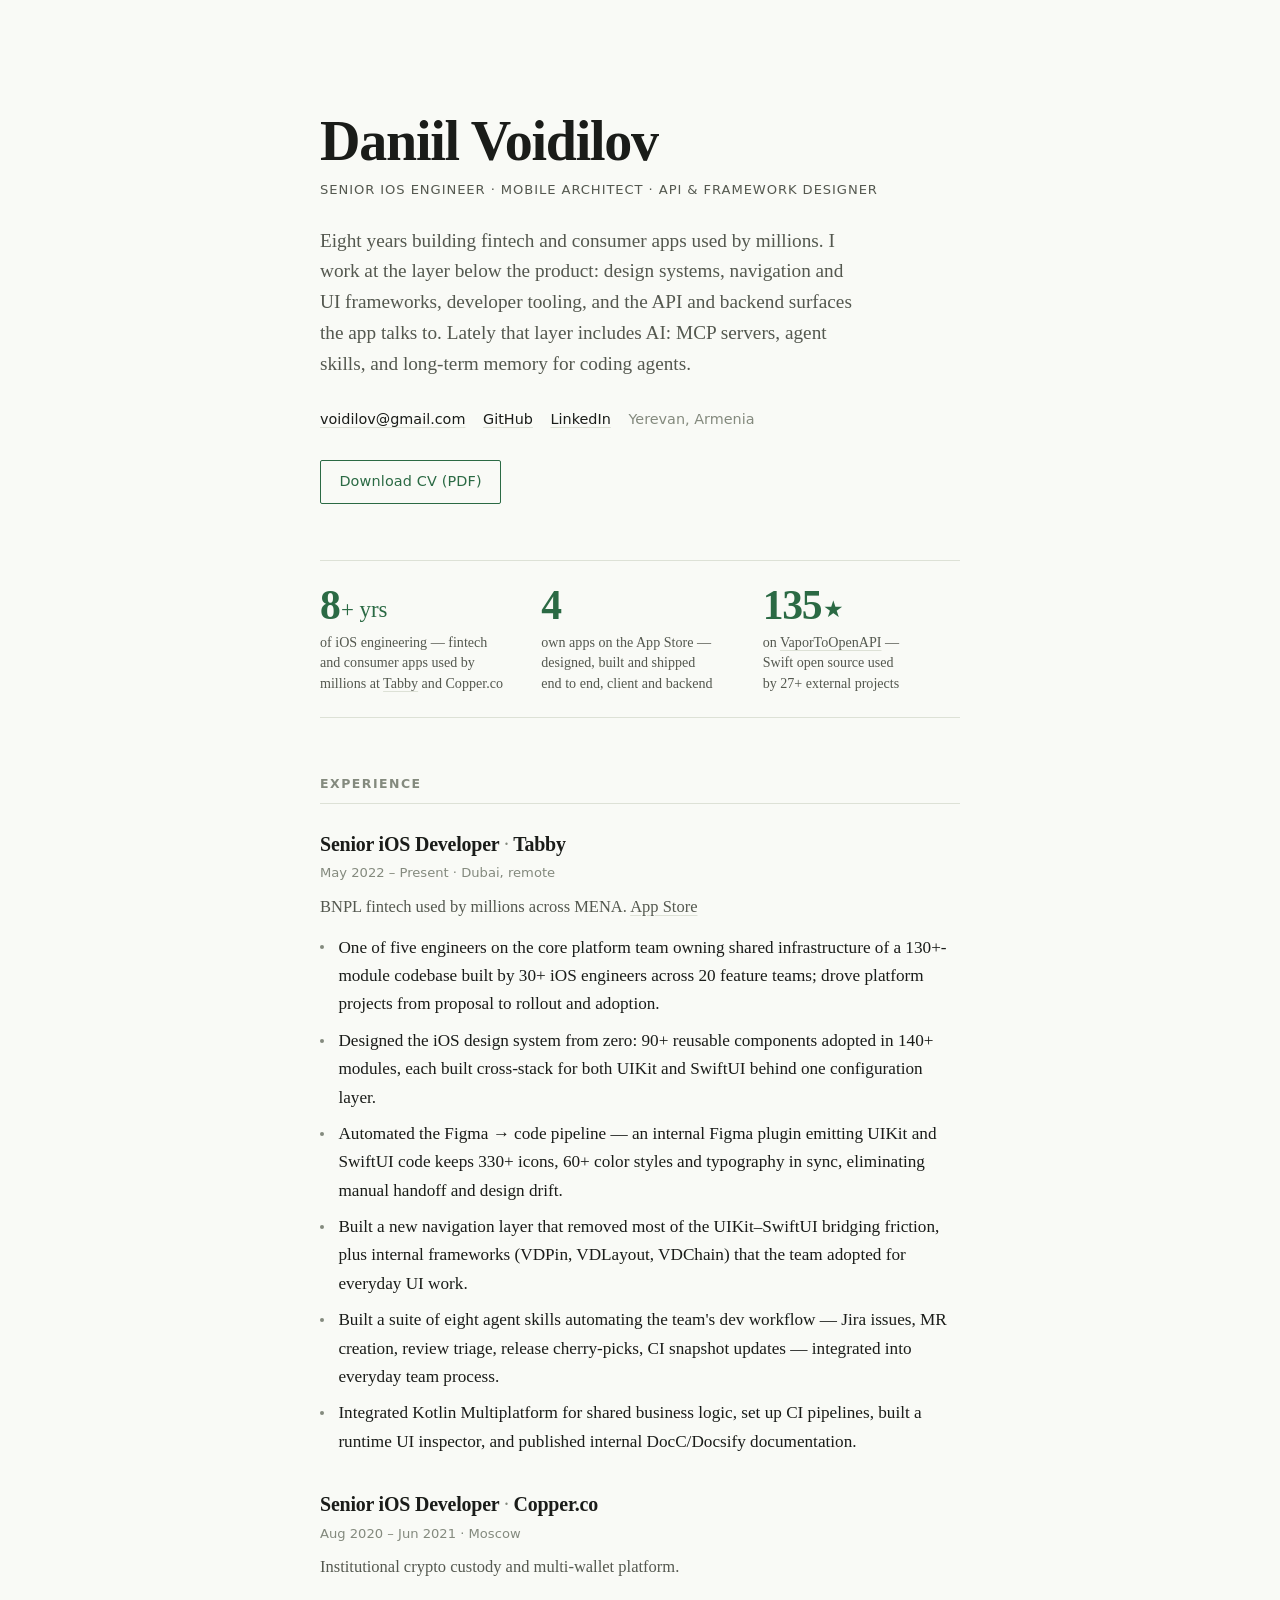
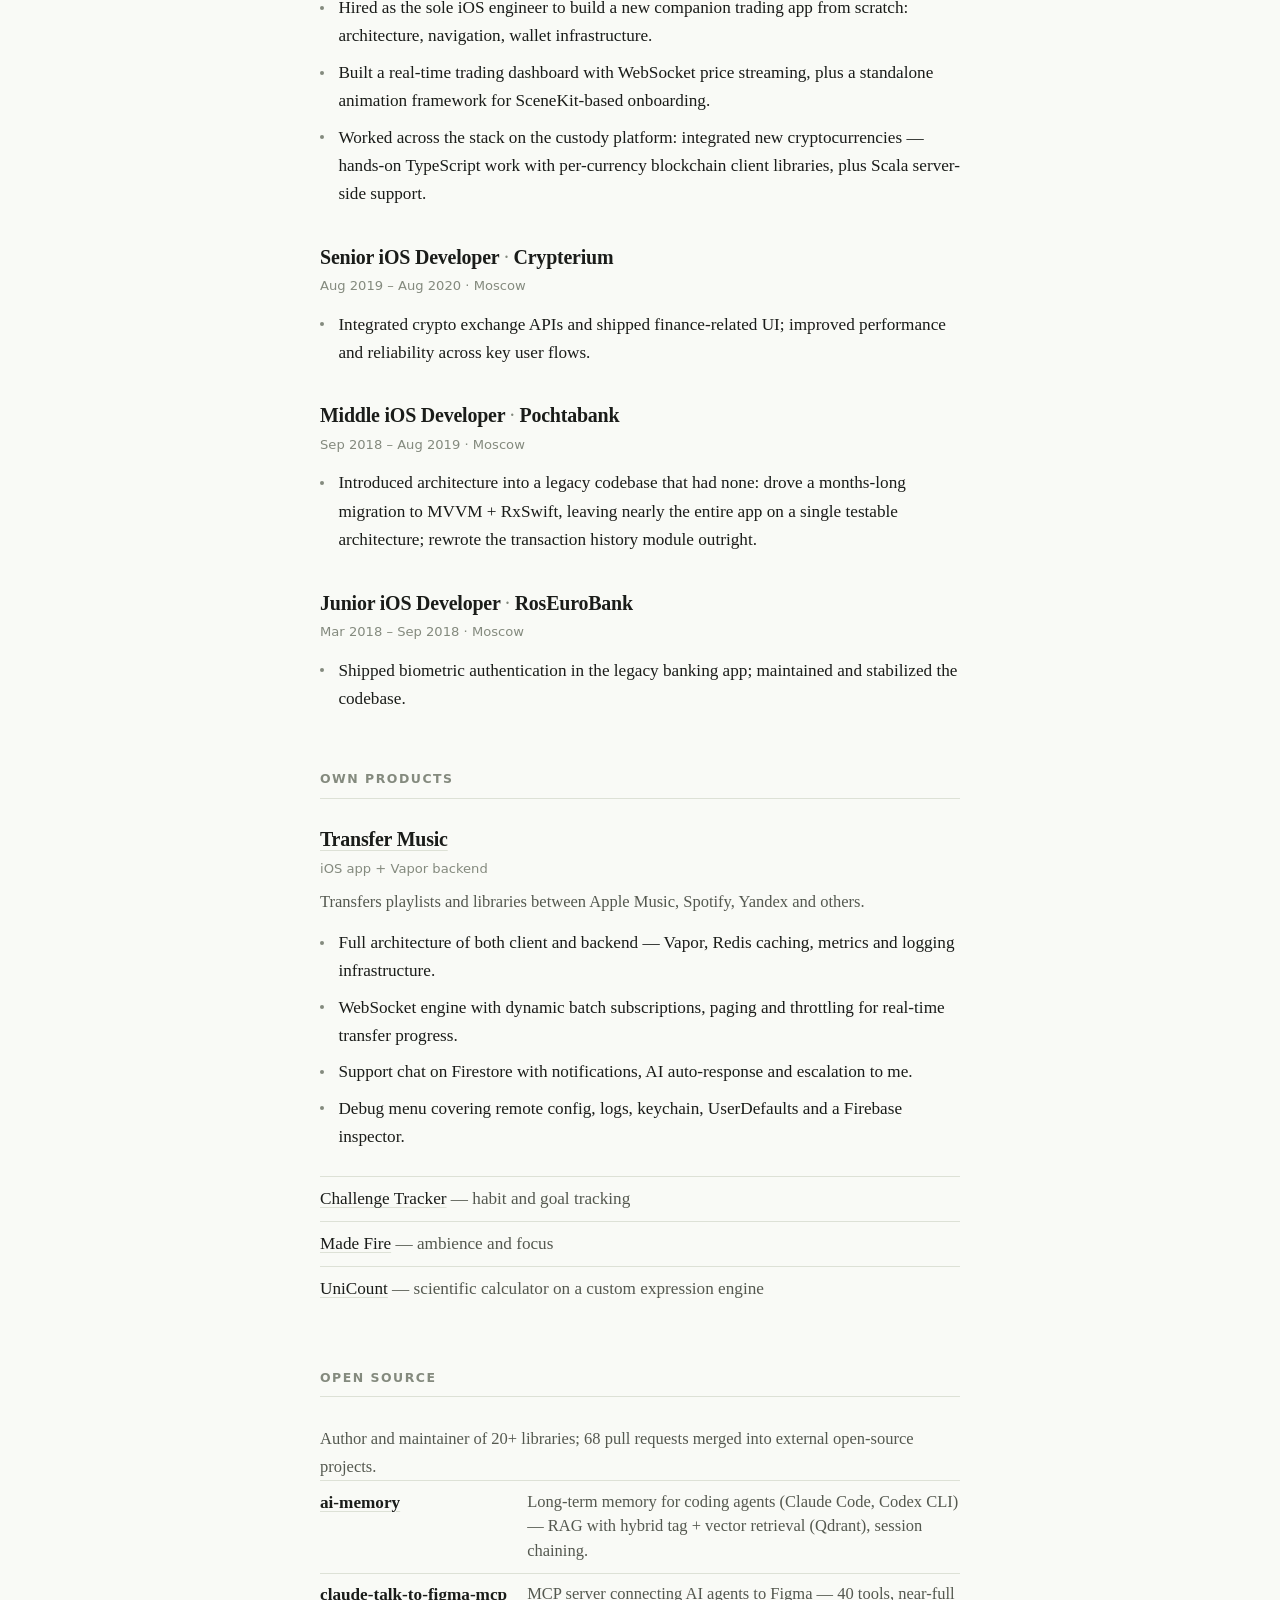
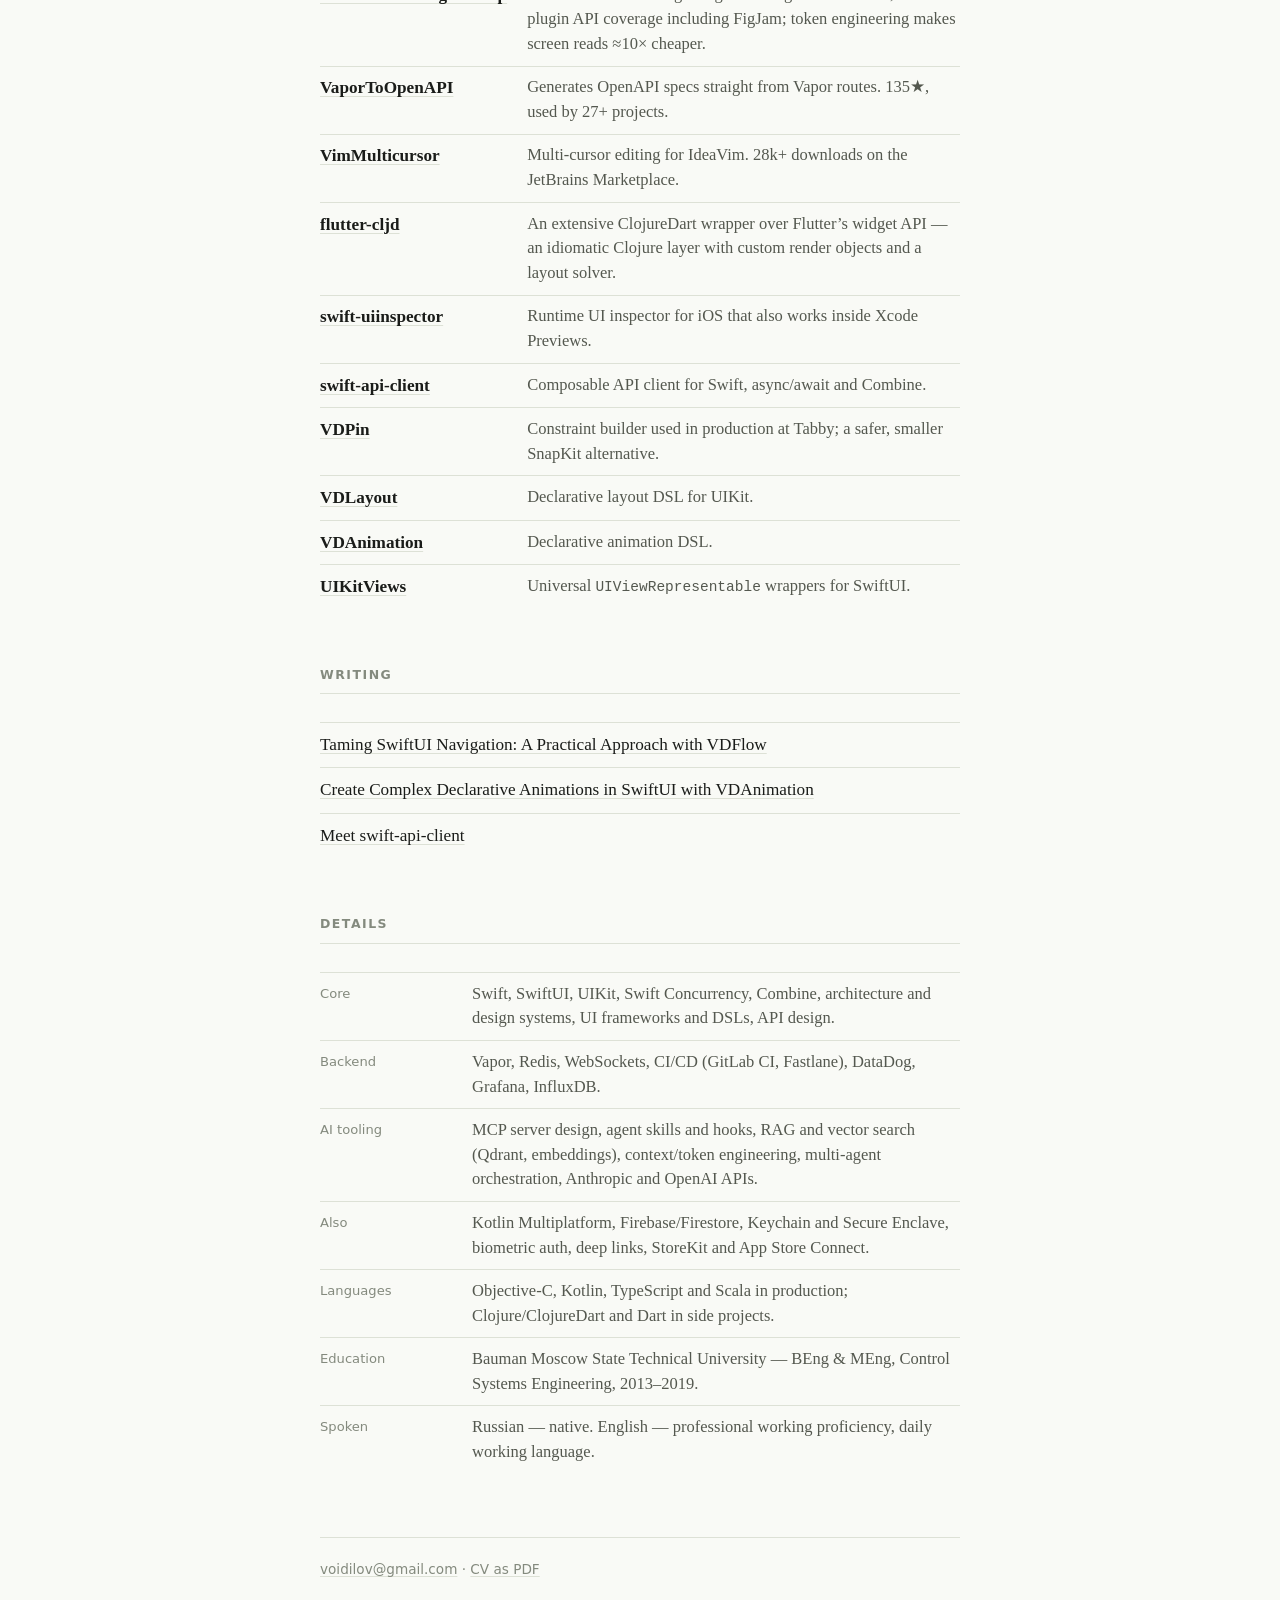
<file: index.html>
<!DOCTYPE html>
<html lang="en">
<head>
<meta charset="utf-8">
<meta http-equiv="refresh" content="0; url=/cv/">
<link rel="canonical" href="https://daniil.voidilov.com/cv/">
<title>Daniil Voidilov</title>
</head>
<body>
<p><a href="/cv/">Daniil Voidilov — CV</a></p>
</body>
</html>
</file>
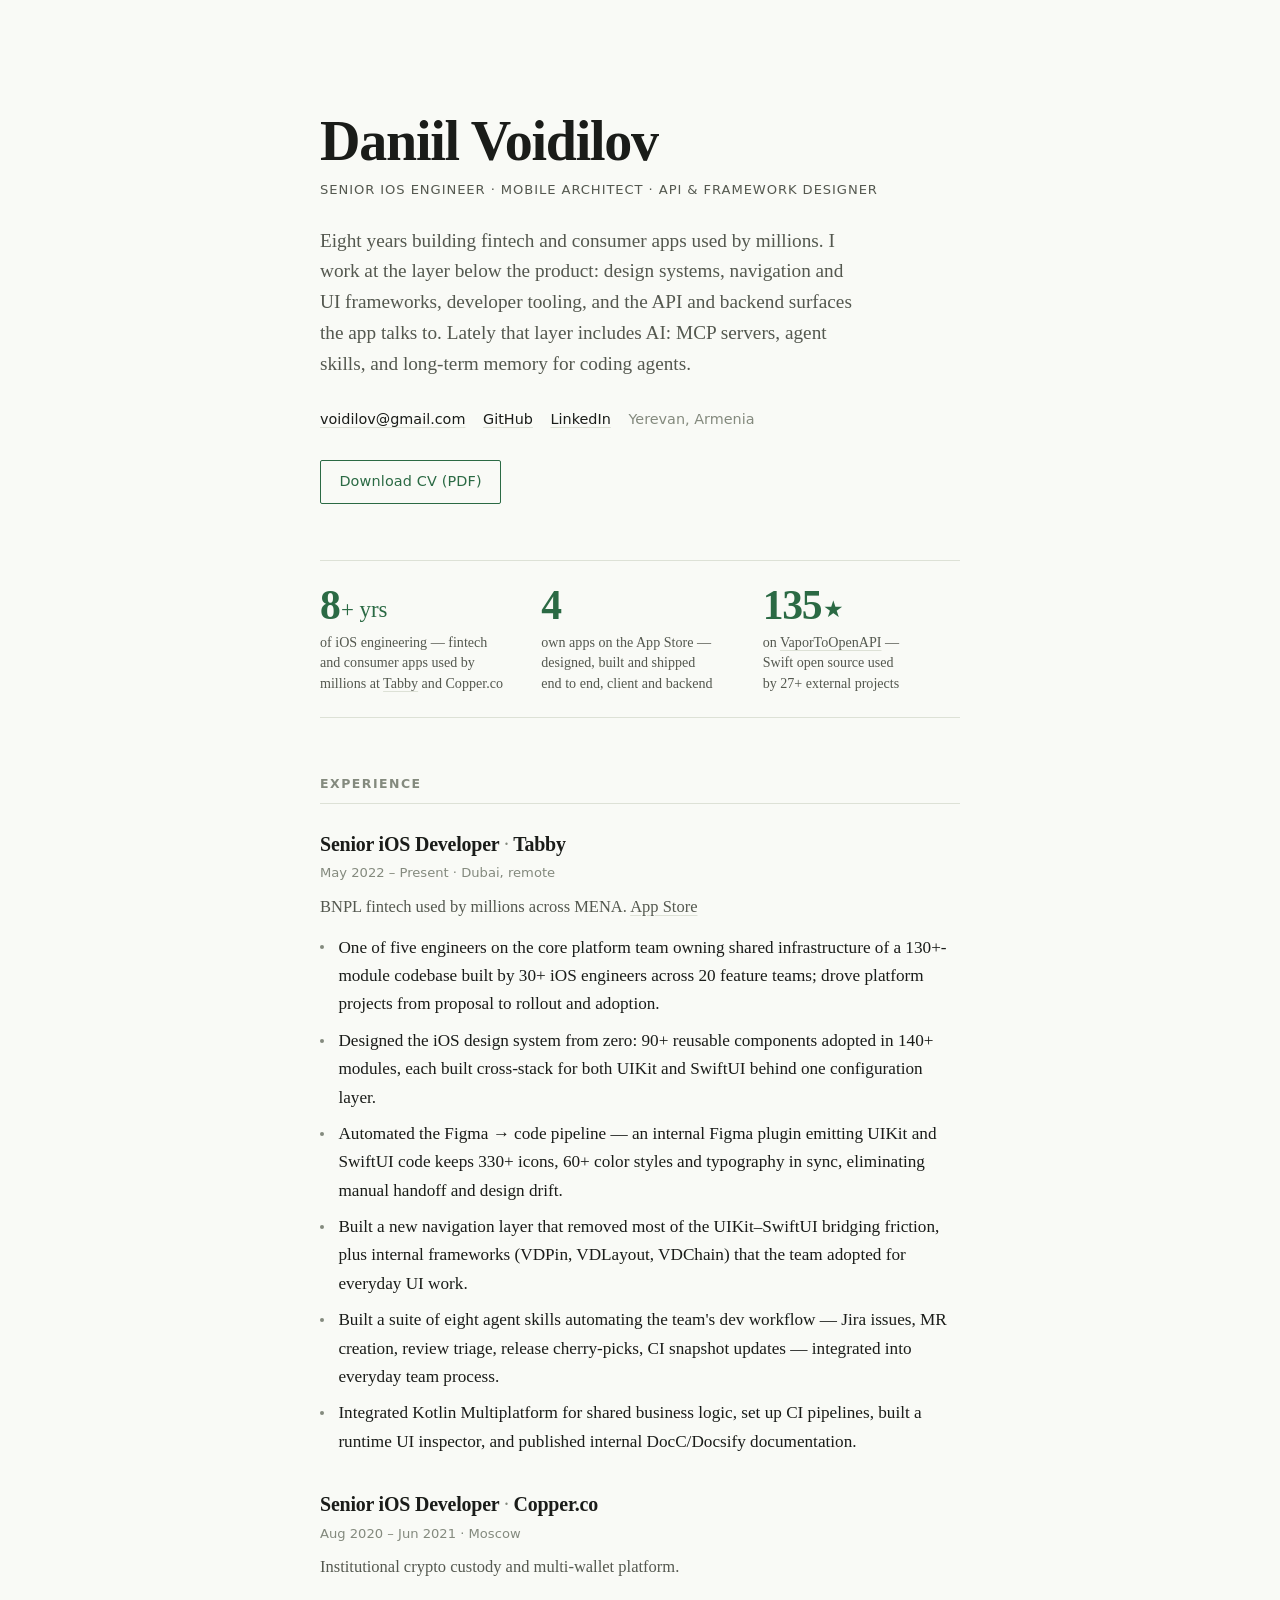
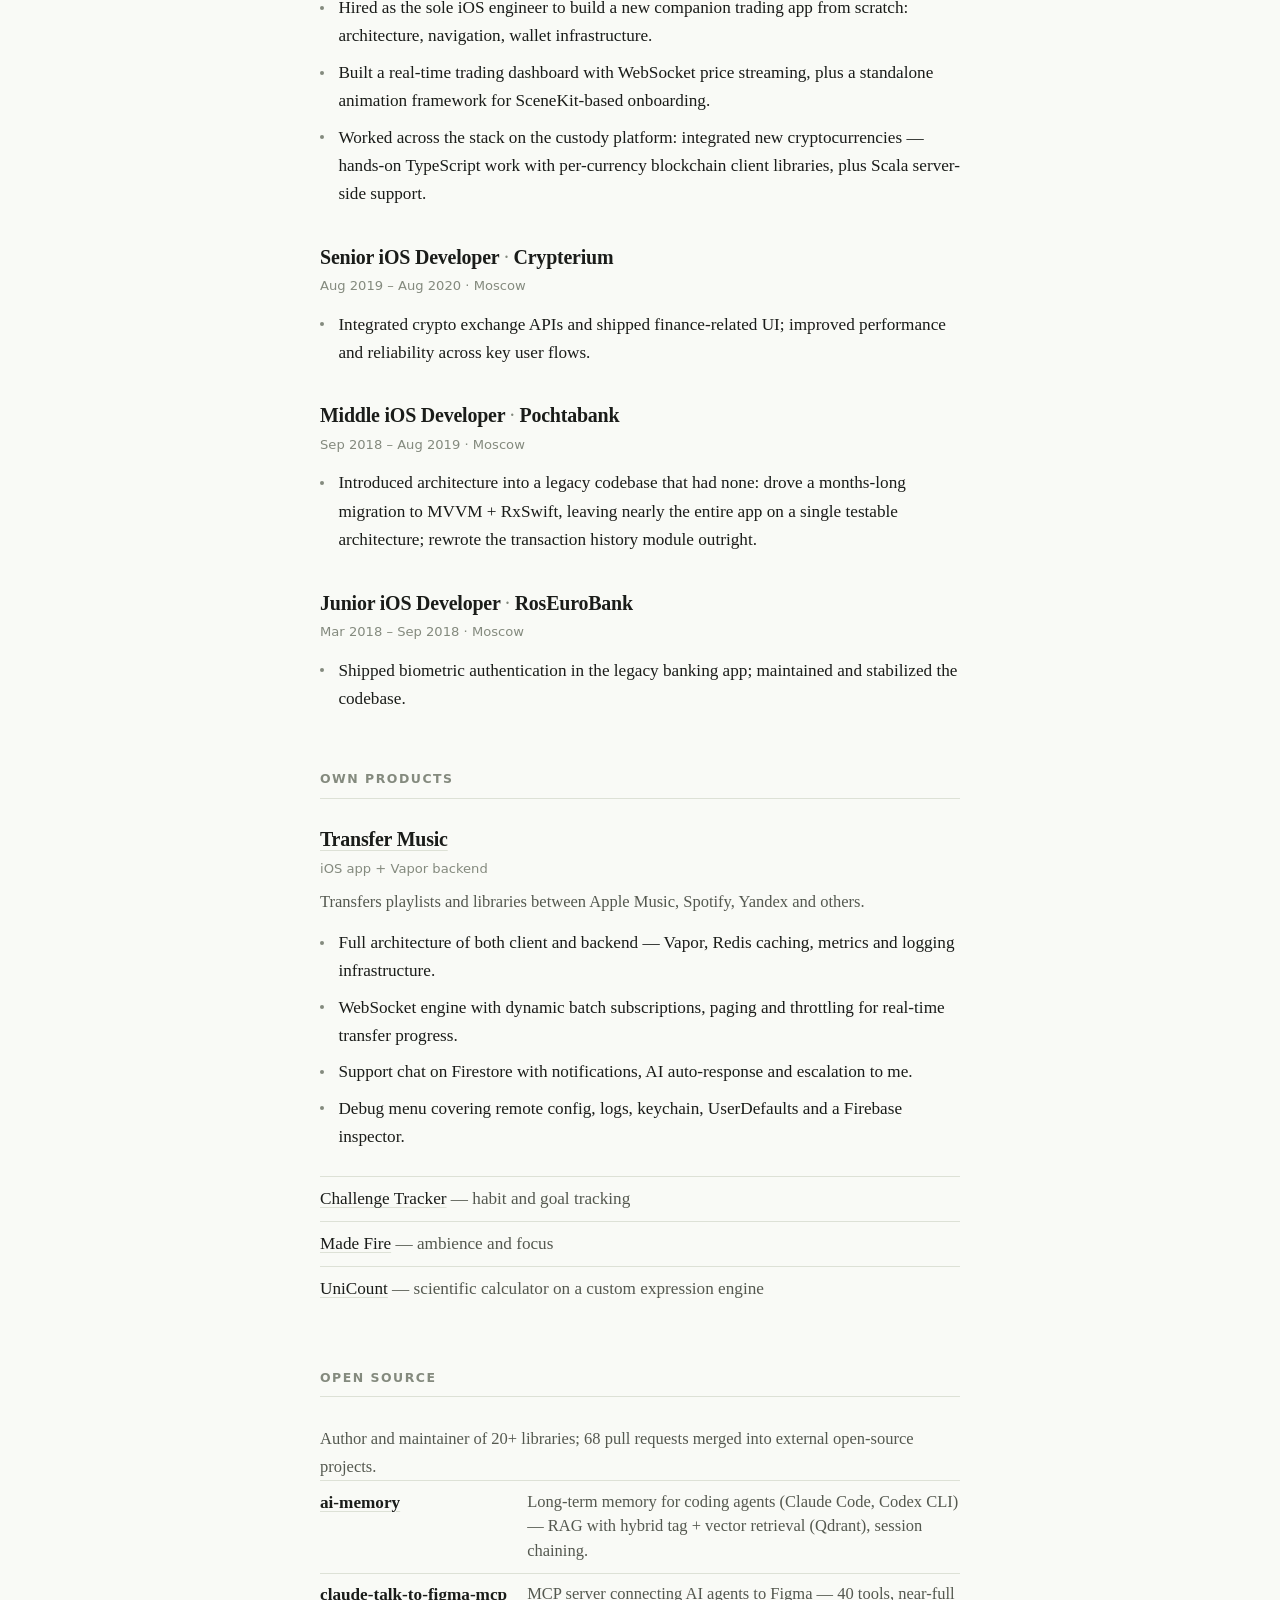
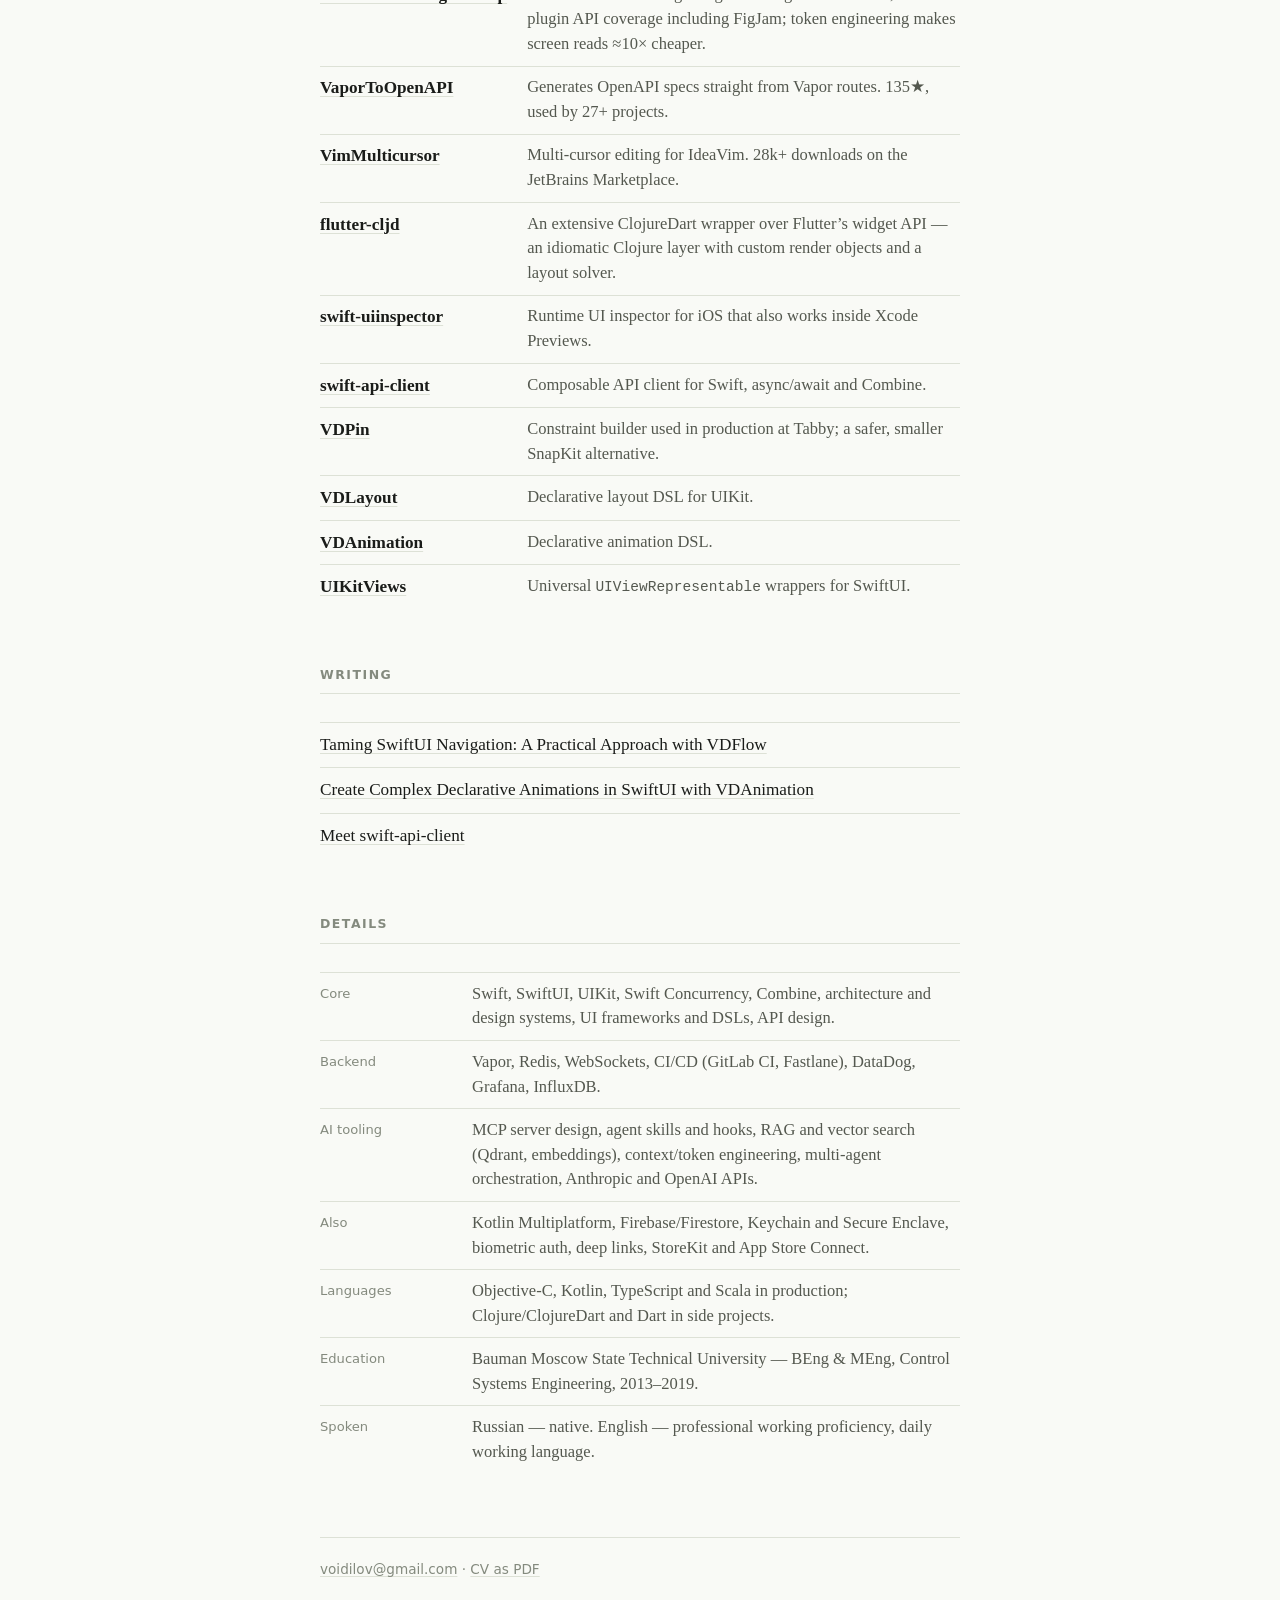
<file: cv/index.html>
<!DOCTYPE html>
<html lang="en">
<head>
<meta charset="utf-8">
<meta name="viewport" content="width=device-width, initial-scale=1">
<title>Daniil Voidilov — Senior iOS Engineer</title>
<meta name="description" content="Senior iOS engineer and mobile architect in Yerevan. 8+ years building fintech and consumer apps used by millions. Author of VaporToOpenAPI, VimMulticursor, and AI agent tooling.">
<meta name="author" content="Daniil Voidilov">
<link rel="canonical" href="https://daniil.voidilov.com/cv/">
<meta property="og:type" content="profile">
<meta property="og:title" content="Daniil Voidilov — Senior iOS Engineer">
<meta property="og:description" content="Mobile architect and senior iOS engineer. Design systems, UI frameworks, API/SDK design, AI agent tooling, Vapor backends.">
<meta property="og:url" content="https://daniil.voidilov.com/cv/">
<link rel="icon" href="data:image/svg+xml,<svg xmlns='http://www.w3.org/2000/svg' viewBox='0 0 100 100'><text y='.9em' font-size='90' font-family='system-ui,sans-serif'>DV</text></svg>">
<link rel="stylesheet" href="style.css">
</head>
<body>

<a class="skip" href="#experience">Skip to experience</a>

<header class="masthead">
	<h1>Daniil Voidilov</h1>
	<p class="tagline">Senior iOS Engineer · Mobile Architect · API&nbsp;&amp;&nbsp;Framework Designer</p>
	<p class="lede">
		Eight years building fintech and consumer apps used by millions. I work at the layer
		below the product: design systems, navigation and UI frameworks, developer tooling,
		and the API and backend surfaces the app talks to. Lately that layer includes AI:
		MCP servers, agent skills, and long-term memory for coding agents.
	</p>
	<nav class="contact" aria-label="Contact">
		<a href="mailto:voidilov@gmail.com">voidilov@gmail.com</a>
		<a href="https://github.com/dankinsoid">GitHub</a>
		<a href="https://linkedin.com/in/voidilov">LinkedIn</a>
		<span class="location">Yerevan, Armenia</span>
	</nav>
	<p class="cta"><a class="download" href="/cv.pdf">Download CV (PDF)</a></p>
</header>

<main>

<section class="highlights" aria-label="Highlights">
	<ul>
		<li>
			<span class="figure">8<span class="unit">+ yrs</span></span>
			<span class="caption">of iOS engineering — fintech and consumer apps used by millions at <a href="https://apps.apple.com/ge/app/tabby-shop-now-pay-later/id1528022364">Tabby</a> and Copper.co</span>
		</li>
		<li>
			<span class="figure">4</span>
			<span class="caption">own apps on the App&nbsp;Store — designed, built and shipped end to end, client and backend</span>
		</li>
		<li>
			<span class="figure">135<span class="unit">★</span></span>
			<span class="caption">on <a href="https://github.com/dankinsoid/VaporToOpenAPI">VaporToOpenAPI</a> — Swift open source used by 27+ external projects</span>
		</li>
	</ul>
</section>

<section id="experience">
	<h2>Experience</h2>

	<article class="role">
		<h3>Senior iOS Developer <span class="at">·</span> <span class="company">Tabby</span></h3>
		<p class="meta">May 2022 – Present · Dubai, remote</p>
		<p class="context">BNPL fintech used by millions across MENA. <a href="https://apps.apple.com/ge/app/tabby-shop-now-pay-later/id1528022364">App&nbsp;Store</a></p>
		<ul>
			<li>One of five engineers on the core platform team owning shared infrastructure of a 130+-module codebase built by 30+ iOS engineers across 20 feature teams; drove platform projects from proposal to rollout and adoption.</li>
			<li>Designed the iOS design system from zero: 90+ reusable components adopted in 140+ modules, each built cross-stack for both UIKit and SwiftUI behind one configuration layer.</li>
			<li>Automated the Figma → code pipeline — an internal Figma plugin emitting UIKit and SwiftUI code keeps 330+ icons, 60+ color styles and typography in sync, eliminating manual handoff and design drift.</li>
			<li>Built a new navigation layer that removed most of the UIKit–SwiftUI bridging friction, plus internal frameworks (VDPin, VDLayout, VDChain) that the team adopted for everyday UI work.</li>
			<li>Built a suite of eight agent skills automating the team's dev workflow — Jira issues, MR creation, review triage, release cherry-picks, CI snapshot updates — integrated into everyday team process.</li>
			<li>Integrated Kotlin Multiplatform for shared business logic, set up CI pipelines, built a runtime UI inspector, and published internal DocC/Docsify documentation.</li>
		</ul>
	</article>

	<article class="role">
		<h3>Senior iOS Developer <span class="at">·</span> <span class="company">Copper.co</span></h3>
		<p class="meta">Aug 2020 – Jun 2021 · Moscow</p>
		<p class="context">Institutional crypto custody and multi-wallet platform.</p>
		<ul>
			<li>Hired as the sole iOS engineer to build a new companion trading app from scratch: architecture, navigation, wallet infrastructure.</li>
			<li>Built a real-time trading dashboard with WebSocket price streaming, plus a standalone animation framework for SceneKit-based onboarding.</li>
			<li>Worked across the stack on the custody platform: integrated new cryptocurrencies — hands-on TypeScript work with per-currency blockchain client libraries, plus Scala server-side support.</li>
		</ul>
	</article>

	<article class="role">
		<h3>Senior iOS Developer <span class="at">·</span> <span class="company">Crypterium</span></h3>
		<p class="meta">Aug 2019 – Aug 2020 · Moscow</p>
		<ul>
			<li>Integrated crypto exchange APIs and shipped finance-related UI; improved performance and reliability across key user flows.</li>
		</ul>
	</article>

	<article class="role">
		<h3>Middle iOS Developer <span class="at">·</span> <span class="company">Pochtabank</span></h3>
		<p class="meta">Sep 2018 – Aug 2019 · Moscow</p>
		<ul>
			<li>Introduced architecture into a legacy codebase that had none: drove a months-long migration to MVVM + RxSwift, leaving nearly the entire app on a single testable architecture; rewrote the transaction history module outright.</li>
		</ul>
	</article>

	<article class="role">
		<h3>Junior iOS Developer <span class="at">·</span> <span class="company">RosEuroBank</span></h3>
		<p class="meta">Mar 2018 – Sep 2018 · Moscow</p>
		<ul>
			<li>Shipped biometric authentication in the legacy banking app; maintained and stabilized the codebase.</li>
		</ul>
	</article>
</section>

<section id="products">
	<h2>Own products</h2>

	<article class="role">
		<h3><a href="https://apps.apple.com/app/transfer-music/id1471038000">Transfer&nbsp;Music</a></h3>
		<p class="meta">iOS app + Vapor backend</p>
		<p class="context">Transfers playlists and libraries between Apple Music, Spotify, Yandex and others.</p>
		<ul>
			<li>Full architecture of both client and backend — Vapor, Redis caching, metrics and logging infrastructure.</li>
			<li>WebSocket engine with dynamic batch subscriptions, paging and throttling for real-time transfer progress.</li>
			<li>Support chat on Firestore with notifications, AI auto-response and escalation to me.</li>
			<li>Debug menu covering remote config, logs, keychain, UserDefaults and a Firebase inspector.</li>
		</ul>
	</article>

	<ul class="apps">
		<li><a href="https://apps.apple.com/app/challenge-tracker/id1512730729">Challenge&nbsp;Tracker</a> — habit and goal tracking</li>
		<li><a href="https://apps.apple.com/app/made-fire/id1496499808">Made&nbsp;Fire</a> — ambience and focus</li>
		<li><a href="https://apps.apple.com/app/unicount-scientific-calculator/id1034143766">UniCount</a> — scientific calculator on a custom expression engine</li>
	</ul>
</section>

<section id="open-source">
	<h2>Open source</h2>
	<p class="context">Author and maintainer of 20+ libraries; 68 pull requests merged into external open-source projects.</p>
	<dl class="projects">
		<dt><a href="https://github.com/dankinsoid/ai-memory">ai-memory</a></dt>
		<dd>Long-term memory for coding agents (Claude Code, Codex CLI) — RAG with hybrid tag + vector retrieval (Qdrant), session chaining.</dd>

		<dt><a href="https://github.com/dankinsoid/claude-talk-to-figma-mcp">claude-talk-to-figma-mcp</a></dt>
		<dd>MCP server connecting AI agents to Figma — 40 tools, near-full plugin API coverage including FigJam; token engineering makes screen reads ≈10× cheaper.</dd>

		<dt><a href="https://github.com/dankinsoid/VaporToOpenAPI">VaporToOpenAPI</a></dt>
		<dd>Generates OpenAPI specs straight from Vapor routes. 135★, used by 27+ projects.</dd>

		<dt><a href="https://github.com/dankinsoid/IdeaVimMulticursor">VimMulticursor</a></dt>
		<dd>Multi-cursor editing for IdeaVim. 28k+ downloads on the JetBrains Marketplace.</dd>

		<dt><a href="https://github.com/dankinsoid/flutter-cljd">flutter-cljd</a></dt>
		<dd>An extensive ClojureDart wrapper over Flutter’s widget API — an idiomatic Clojure layer with custom render objects and a layout solver.</dd>

		<dt><a href="https://github.com/dankinsoid/swift-uiinspector">swift-uiinspector</a></dt>
		<dd>Runtime UI inspector for iOS that also works inside Xcode Previews.</dd>

		<dt><a href="https://github.com/dankinsoid/swift-api-client">swift-api-client</a></dt>
		<dd>Composable API client for Swift, async/await and Combine.</dd>

		<dt><a href="https://github.com/dankinsoid/VDPin">VDPin</a></dt>
		<dd>Constraint builder used in production at Tabby; a safer, smaller SnapKit alternative.</dd>

		<dt><a href="https://github.com/dankinsoid/VDLayout">VDLayout</a></dt>
		<dd>Declarative layout DSL for UIKit.</dd>

		<dt><a href="https://github.com/dankinsoid/VDAnimation">VDAnimation</a></dt>
		<dd>Declarative animation DSL.</dd>

		<dt><a href="https://github.com/dankinsoid/UIKitViews">UIKitViews</a></dt>
		<dd>Universal <code>UIViewRepresentable</code> wrappers for SwiftUI.</dd>
	</dl>
</section>

<section id="writing">
	<h2>Writing</h2>
	<ul class="plain">
		<li><a href="https://medium.com/@voidilov/taming-swiftui-navigation-a-practical-approach-with-vdflow-2aff69e204eb">Taming SwiftUI Navigation: A Practical Approach with VDFlow</a></li>
		<li><a href="https://medium.com/@voidilov/create-complex-declarative-animations-in-swiftui-with-vdanimation-0365e9319ecd">Create Complex Declarative Animations in SwiftUI with VDAnimation</a></li>
		<li><a href="https://medium.com/@voidilov/meet-swift-api-client-cb350bc552ca">Meet swift-api-client</a></li>
	</ul>
</section>

<section id="details">
	<h2>Details</h2>
	<dl class="facts">
		<dt>Core</dt>
		<dd>Swift, SwiftUI, UIKit, Swift Concurrency, Combine, architecture and design systems, UI frameworks and DSLs, API design.</dd>

		<dt>Backend</dt>
		<dd>Vapor, Redis, WebSockets, CI/CD (GitLab CI, Fastlane), DataDog, Grafana, InfluxDB.</dd>

		<dt>AI tooling</dt>
		<dd>MCP server design, agent skills and hooks, RAG and vector search (Qdrant, embeddings), context/token engineering, multi-agent orchestration, Anthropic and OpenAI APIs.</dd>

		<dt>Also</dt>
		<dd>Kotlin Multiplatform, Firebase/Firestore, Keychain and Secure Enclave, biometric auth, deep links, StoreKit and App Store Connect.</dd>

		<dt>Languages</dt>
		<dd>Objective-C, Kotlin, TypeScript and Scala in production; Clojure/ClojureDart and Dart in side projects.</dd>

		<dt>Education</dt>
		<dd>Bauman Moscow State Technical University — BEng &amp; MEng, Control Systems Engineering, 2013–2019.</dd>

		<dt>Spoken</dt>
		<dd>Russian — native. English — professional working proficiency, daily working language.</dd>
	</dl>
</section>

</main>

<footer>
	<p>
		<a href="mailto:voidilov@gmail.com">voidilov@gmail.com</a> ·
		<a href="/cv.pdf">CV as PDF</a>
	</p>
</footer>

</body>
</html>
</file>
<file: cv/style.css>
:root {
	--measure: 40rem;
	--bg: #f9faf6;
	--surface: #eff1ea;
	--ink: #1a1c19;
	--ink-soft: #54584f;
	--ink-faint: #848a7e;
	--rule: #dde1d6;
	--accent: #2b6a44;
	--accent-soft: #3d8a5b;
}

@media (prefers-color-scheme: dark) {
	:root {
		--bg: #151816;
		--surface: #1d211e;
		--ink: #eaeee9;
		--ink-soft: #a8aea9;
		--ink-faint: #7c847e;
		--rule: #2e342f;
		--accent: #7fd39a;
		--accent-soft: #a5e0b8;
	}
}

*, *::before, *::after { box-sizing: border-box; }

html {
	-webkit-text-size-adjust: 100%;
	scroll-behavior: smooth;
}

body {
	margin: 0 auto;
	padding: clamp(3rem, 9vw, 7rem) clamp(1.25rem, 6vw, 2rem) 5rem;
	max-width: calc(var(--measure) + 4rem);
	background: var(--bg);
	color: var(--ink);
	font-family: ui-serif, "Iowan Old Style", "Palatino Linotype", Palatino, Georgia, serif;
	font-size: clamp(1rem, 0.95rem + 0.25vw, 1.075rem);
	line-height: 1.65;
	text-rendering: optimizeLegibility;
	-webkit-font-smoothing: antialiased;
}

p { margin: 0 0 1em; }
p:last-child { margin-bottom: 0; }

a {
	color: inherit;
	text-decoration-line: underline;
	text-decoration-color: var(--rule);
	text-decoration-thickness: 1px;
	text-underline-offset: 0.18em;
	transition: color .15s ease, text-decoration-color .15s ease;
}

a:hover, a:focus-visible {
	color: var(--accent);
	text-decoration-color: currentColor;
}

:focus-visible {
	outline: 2px solid var(--accent);
	outline-offset: 3px;
	border-radius: 2px;
}

code {
	font-family: ui-monospace, SFMono-Regular, "SF Mono", Menlo, monospace;
	font-size: 0.88em;
}

.skip {
	position: absolute;
	left: -9999px;
}

.skip:focus {
	left: 1rem;
	top: 1rem;
	padding: .5rem .75rem;
	background: var(--surface);
	z-index: 1;
}

/* Masthead ---------------------------------------------------------------- */

.masthead h1 {
	margin: 0;
	font-size: clamp(2.25rem, 1.6rem + 3vw, 3.5rem);
	font-weight: 600;
	line-height: 1.05;
	letter-spacing: -0.022em;
}

.tagline {
	margin: .6rem 0 1.6rem;
	color: var(--ink-soft);
	font-family: system-ui, -apple-system, "Segoe UI", sans-serif;
	font-size: .82rem;
	font-weight: 500;
	letter-spacing: .07em;
	text-transform: uppercase;
	line-height: 1.5;
}

.lede {
	max-width: 34rem;
	font-size: 1.12em;
	line-height: 1.6;
	color: var(--ink-soft);
}

.contact {
	display: flex;
	flex-wrap: wrap;
	gap: .35rem 1.1rem;
	margin-top: 1.75rem;
	font-family: system-ui, -apple-system, "Segoe UI", sans-serif;
	font-size: .9rem;
}

.contact .location {
	color: var(--ink-faint);
}

.cta { margin: 1.75rem 0 0; }

.download {
	display: inline-block;
	padding: .6rem 1.15rem;
	border: 1px solid var(--accent);
	border-radius: 2px;
	color: var(--accent);
	font-family: system-ui, -apple-system, "Segoe UI", sans-serif;
	font-size: .9rem;
	font-weight: 500;
	letter-spacing: .01em;
	text-decoration: none;
	transition: background-color .15s ease, color .15s ease;
}

.download:hover, .download:focus-visible {
	background: var(--accent);
	color: var(--bg);
}

/* Sections ---------------------------------------------------------------- */

main { margin-top: 3.5rem; }

section + section { margin-top: 3.5rem; }

h2 {
	margin: 0 0 1.75rem;
	padding-bottom: .5rem;
	border-bottom: 1px solid var(--rule);
	font-family: system-ui, -apple-system, "Segoe UI", sans-serif;
	font-size: .78rem;
	font-weight: 600;
	letter-spacing: .12em;
	text-transform: uppercase;
	color: var(--ink-faint);
}

/* Highlights -------------------------------------------------------------- */

.highlights ul {
	display: grid;
	grid-template-columns: repeat(3, 1fr);
	gap: 1.5rem;
	margin: 0;
	padding: 1.5rem 0;
	border-top: 1px solid var(--rule);
	border-bottom: 1px solid var(--rule);
	list-style: none;
}

.highlights li {
	display: flex;
	flex-direction: column;
	gap: .3rem;
}

.figure {
	font-size: clamp(1.9rem, 1.4rem + 2vw, 2.6rem);
	font-weight: 600;
	line-height: 1;
	letter-spacing: -0.03em;
	color: var(--accent);
	font-variant-numeric: tabular-nums;
}

.unit {
	font-size: .55em;
	font-weight: 500;
	letter-spacing: 0;
	vertical-align: .12em;
	margin-left: .06em;
}

.caption {
	font-size: .88rem;
	line-height: 1.45;
	color: var(--ink-soft);
	text-wrap: balance;
}

/* Roles ------------------------------------------------------------------- */

.role + .role { margin-top: 2.25rem; }

.role h3 {
	margin: 0;
	font-size: 1.16em;
	font-weight: 600;
	line-height: 1.3;
	letter-spacing: -0.01em;
}

.role h3 .at { color: var(--ink-faint); font-weight: 400; }
.role h3 .company { color: var(--ink); }

.meta {
	margin: .3rem 0 0;
	font-family: system-ui, -apple-system, "Segoe UI", sans-serif;
	font-size: .82rem;
	color: var(--ink-faint);
}

.context {
	margin: .55rem 0 0;
	color: var(--ink-soft);
	font-size: .96em;
}

.role ul {
	margin: .85rem 0 0;
	padding-left: 1.15rem;
	list-style: none;
}

.role li {
	position: relative;
	margin-bottom: .5rem;
}

.role li:last-child { margin-bottom: 0; }

.role li::before {
	content: "";
	position: absolute;
	left: -1.15rem;
	top: .68em;
	width: 4px;
	height: 4px;
	border-radius: 50%;
	background: var(--ink-faint);
}

/* Lists ------------------------------------------------------------------- */

.apps, .plain {
	margin: 1.5rem 0 0;
	padding: 0;
	list-style: none;
}

.apps li, .plain li {
	padding: .5rem 0;
	border-top: 1px solid var(--rule);
	color: var(--ink-soft);
}

.apps li a, .plain li a { color: var(--ink); }
.apps li a:hover, .plain li a:hover { color: var(--accent); }

.projects, .facts {
	display: grid;
	grid-template-columns: minmax(9.5rem, auto) 1fr;
	gap: 0;
	margin: 0;
}

.projects dt, .facts dt {
	padding: .55rem 1.25rem .55rem 0;
	border-top: 1px solid var(--rule);
	font-weight: 600;
	line-height: 1.5;
}

.projects dd, .facts dd {
	margin: 0;
	padding: .55rem 0;
	border-top: 1px solid var(--rule);
	color: var(--ink-soft);
	font-size: .96em;
	line-height: 1.5;
}

.facts dt {
	font-family: system-ui, -apple-system, "Segoe UI", sans-serif;
	font-size: .82rem;
	font-weight: 500;
	color: var(--ink-faint);
	padding-top: .68rem;
}

/* Footer ------------------------------------------------------------------ */

footer {
	margin-top: 4rem;
	padding-top: 1.25rem;
	border-top: 1px solid var(--rule);
	font-family: system-ui, -apple-system, "Segoe UI", sans-serif;
	font-size: .85rem;
	color: var(--ink-faint);
}

/* Narrow ------------------------------------------------------------------ */

@media (max-width: 34rem) {
	.highlights ul {
		grid-template-columns: 1fr;
		gap: 1.25rem;
	}

	.highlights li {
		flex-direction: row;
		align-items: baseline;
		gap: .9rem;
	}

	.figure {
		flex: 0 0 4.4rem;
		font-size: 1.85rem;
	}

	.caption { text-wrap: pretty; }

	.projects, .facts {
		grid-template-columns: 1fr;
	}

	.projects dd, .facts dd {
		border-top: 0;
		padding-top: 0;
	}

	.projects dt, .facts dt {
		padding-bottom: .15rem;
	}
}

@media (prefers-reduced-motion: reduce) {
	html { scroll-behavior: auto; }
	* { transition: none !important; }
}

/* Print ------------------------------------------------------------------- */

@media print {
	:root {
		--bg: #fff;
		--ink: #000;
		--ink-soft: #333;
		--ink-faint: #666;
		--rule: #ccc;
		--accent: #000;
	}

	body { padding: 0; max-width: none; font-size: 10.5pt; }
	.cta, .skip, footer { display: none; }
	.role, section { break-inside: avoid; }
}
</file>
